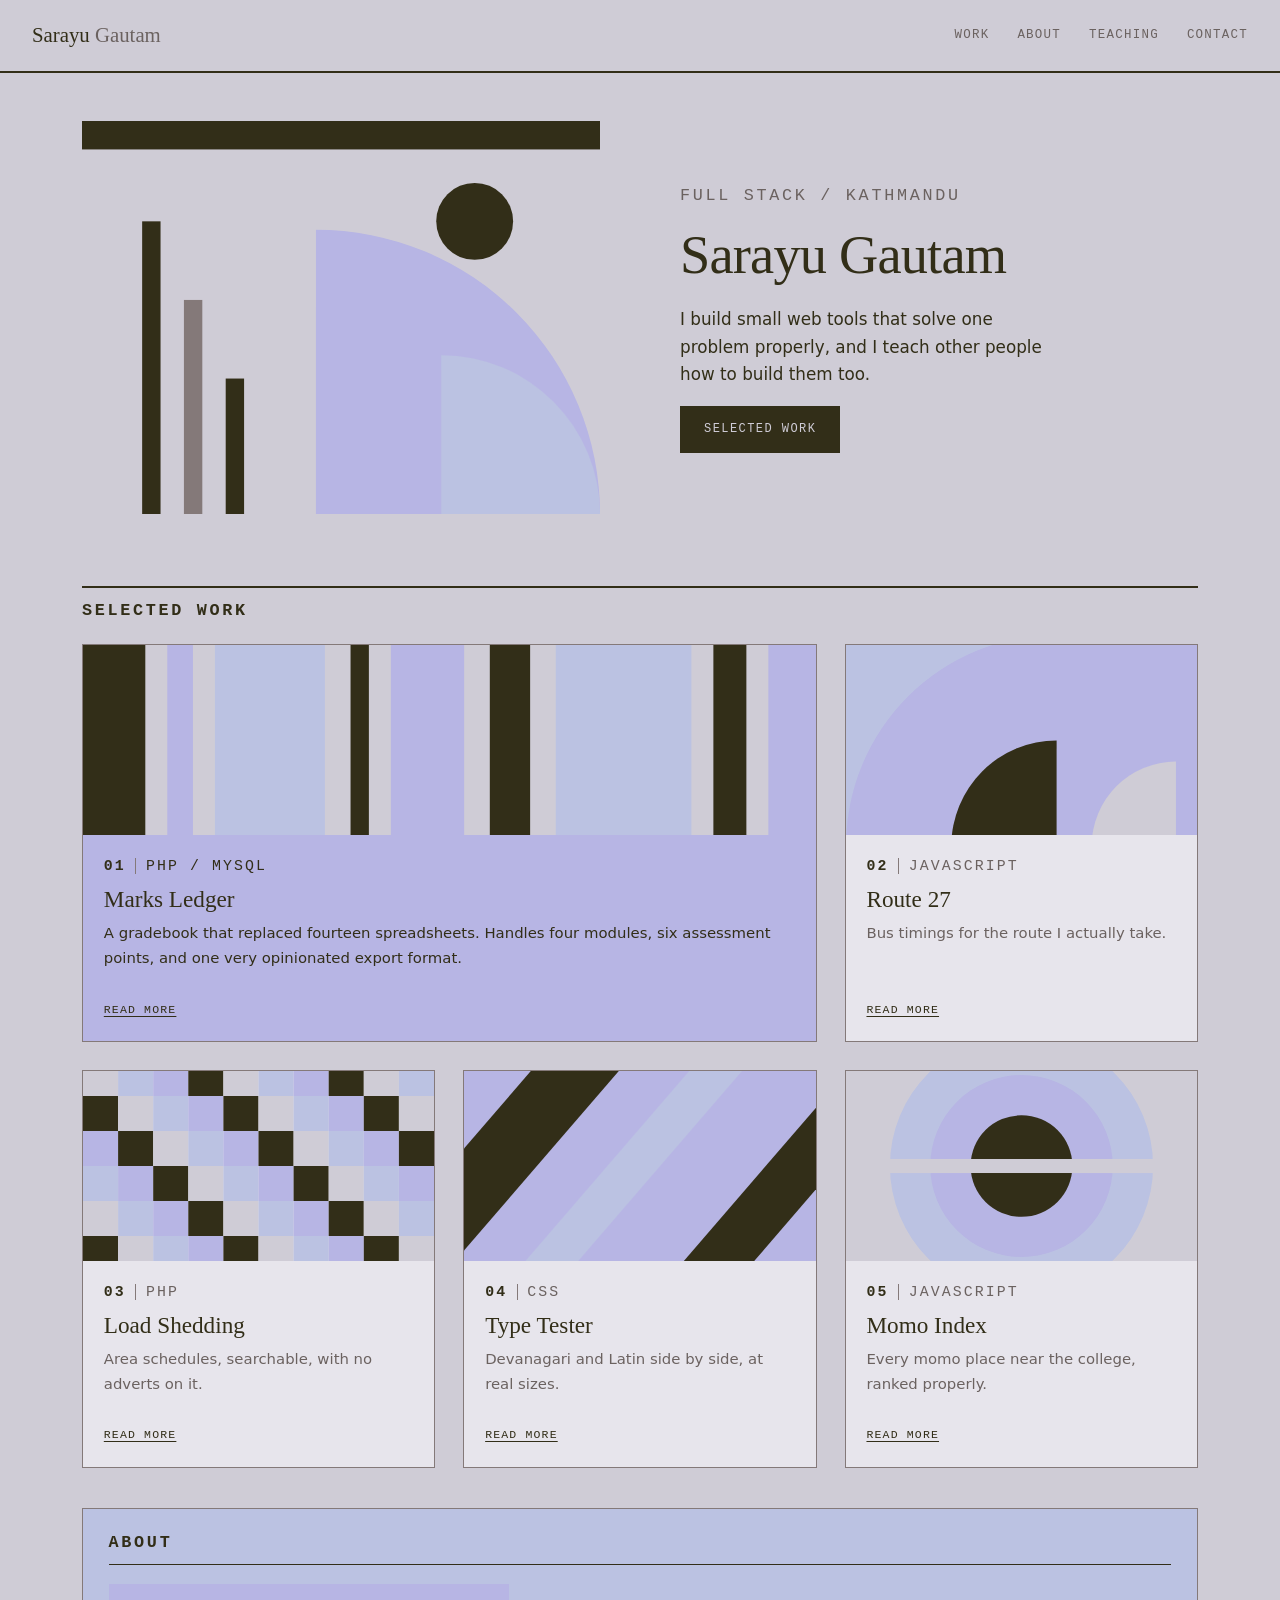
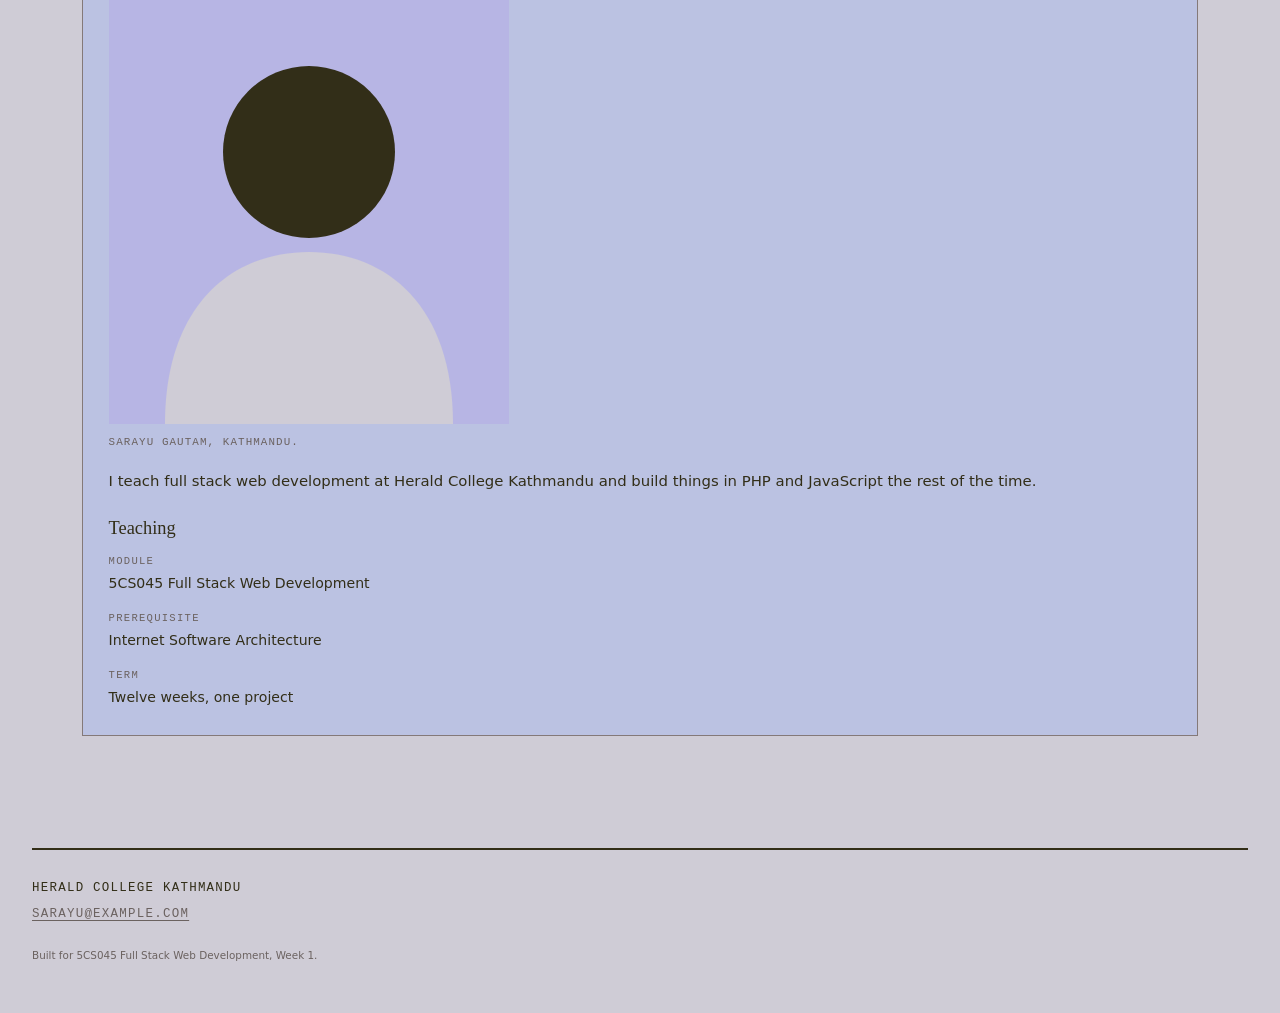
<file: portfolio-starter/index.html>
<!DOCTYPE html>
<html lang="en">
<head>
  <meta charset="UTF-8">

  <!-- EXERCISE 10 -->
  <meta name="viewport" content="width=device-width, initial-scale=1.0">

  <title>Sarayu Gautam</title>
  <link rel="stylesheet" href="style.css">
</head>
<body>

  <header class="site-header">
    <nav>

      <a href="#" class="logo">Sarayu <span>Gautam</span></a>

      <ul class="nav-links">
        <li><a href="#work">Work</a></li>
        <li><a href="#about">About</a></li>
        <li><a href="#teaching">Teaching</a></li>
        <li><a href="#contact">Contact</a></li>
      </ul>
    </nav>
  </header>

  <main>

    <div class="content">

      <section class="hero">
        <img src="images/hero.svg" alt="Abstract geometric composition">
        <div class="hero-text">
          <p class="eyebrow">Full stack / Kathmandu</p>
          <h1>Sarayu Gautam</h1>
          <p>I build small web tools that solve one problem properly, and
             I teach other people how to build them too.</p>
          <a href="#work" class="button">Selected work</a>
        </div>
      </section>

      <section class="gallery-section" id="work">
        <h2>Selected work</h2>

        <div class="gallery">

          <article class="card feature">
            <img src="images/card-1.svg" alt="">
            <div class="card-body">
              <p class="card-meta"><span>01</span>PHP / MySQL</p>
              <h3>Marks Ledger</h3>
              <p>A gradebook that replaced fourteen spreadsheets. Handles
                 four modules, six assessment points, and one very
                 opinionated export format.</p>
              <a href="#" class="card-link">Read more</a>
            </div>
          </article>

          <article class="card">
            <img src="images/card-2.svg" alt="">
            <div class="card-body">
              <p class="card-meta"><span>02</span>JavaScript</p>
              <h3>Route 27</h3>
              <p>Bus timings for the route I actually take.</p>
              <a href="#" class="card-link">Read more</a>
            </div>
          </article>

          <article class="card">
            <img src="images/card-3.svg" alt="">
            <div class="card-body">
              <p class="card-meta"><span>03</span>PHP</p>
              <h3>Load Shedding</h3>
              <p>Area schedules, searchable, with no adverts on it.</p>
              <a href="#" class="card-link">Read more</a>
            </div>
          </article>

          <article class="card">
            <img src="images/card-4.svg" alt="">
            <div class="card-body">
              <p class="card-meta"><span>04</span>CSS</p>
              <h3>Type Tester</h3>
              <p>Devanagari and Latin side by side, at real sizes.</p>
              <a href="#" class="card-link">Read more</a>
            </div>
          </article>

          <article class="card">
            <img src="images/card-5.svg" alt="">
            <div class="card-body">
              <p class="card-meta"><span>05</span>JavaScript</p>
              <h3>Momo Index</h3>
              <p>Every momo place near the college, ranked properly.</p>
              <a href="#" class="card-link">Read more</a>
            </div>
          </article>

        </div>
      </section>

    </div>

    <aside id="about">
      <h2>About</h2>

      <figure>
        <img src="images/profile.svg" alt="Abstract portrait mark">
        <figcaption>Sarayu Gautam, Kathmandu.</figcaption>
      </figure>

      <p>I teach full stack web development at Herald College Kathmandu
         and build things in PHP and JavaScript the rest of the time.</p>

      <h3 id="teaching">Teaching</h3>
      <dl class="meta-list">
        <dt>Module</dt>
        <dd>5CS045 Full Stack Web Development</dd>
        <dt>Prerequisite</dt>
        <dd>Internet Software Architecture</dd>
        <dt>Term</dt>
        <dd>Twelve weeks, one project</dd>
      </dl>
    </aside>

  </main>

  <footer id="contact">
    <p>Herald College Kathmandu</p>
    <p class="footer-mail"><a href="#">sarayu@example.com</a></p>
    <small>Built for 5CS045 Full Stack Web Development, Week 1.</small>
  </footer>

</body>
</html>
</file>
<file: portfolio-starter/style.css>
/* 5CS045 Week 1 Tutorial. Edit section B and section C only. */


/* SECTION A: GIVEN. DO NOT EDIT. */

:root {
  --ink:        #322E18;
  --stone:      #847979;
  --stone-text: #6B6260;
  --ground:     #CFCCD6;
  --surface:    #E7E5EC;
  --periwinkle: #BBC2E2;
  --lavender:   #B7B5E4;

  --serif: Georgia, "Iowan Old Style", "Times New Roman", serif;
  --mono:  ui-monospace, SFMono-Regular, Menlo, Consolas, monospace;
  --sans:  system-ui, "Segoe UI", Roboto, Helvetica, Arial, sans-serif;
}

*, *::before, *::after { box-sizing: border-box; }

body {
  margin: 0;
  padding: 0;
  font-family: var(--sans);
  font-size: 16px;
  line-height: 1.65;
  color: var(--ink);
  background: var(--ground);
}

img { max-width: 100%; display: block; }

h1, h2, h3 {
  font-family: var(--serif);
  font-weight: 400;
  line-height: 1.08;
  margin: 0 0 0.4em;
}
h1 { font-size: 3.4rem; letter-spacing: -0.015em; }
h2 { font-size: 1.05rem; font-family: var(--mono); text-transform: uppercase;
     letter-spacing: 0.16em; font-weight: 600; }
h3 { font-size: 1.45rem; }
p  { margin: 0 0 1em; }

a { color: var(--ink); text-underline-offset: 3px; }

.site-header {
  border-bottom: 2px solid var(--ink);
  padding: 0 2rem;
}

.logo {
  font-family: var(--serif);
  font-size: 1.3rem;
  text-decoration: none;
  padding: 1.15rem 0;
}
.logo span { color: var(--stone-text); }

.nav-links a {
  font-family: var(--mono);
  font-size: 0.78rem;
  text-transform: uppercase;
  letter-spacing: 0.1em;
  text-decoration: none;
  color: var(--stone-text);
  padding: 1.15rem 0;
  display: inline-block;
}
.nav-links a:hover { color: var(--ink); text-decoration: underline; }

main { padding: 3rem 2rem; max-width: 1180px; margin: 0 auto; }

.eyebrow {
  font-family: var(--mono);
  text-transform: uppercase;
  letter-spacing: 0.16em;
  font-size: 0.72rem;
  color: var(--stone-text);
  margin-bottom: 1rem;
}

.hero-text p { max-width: 34ch; font-size: 1.05rem; }
.hero img  { flex: 1; min-width: 0; }
.hero-text { flex: 1; min-width: 0; }

.button {
  display: inline-block;
  background: var(--ink);
  color: var(--ground);
  font-family: var(--mono);
  font-size: 0.75rem;
  text-transform: uppercase;
  letter-spacing: 0.12em;
  text-decoration: none;
  padding: 0.85rem 1.5rem;
}
.button:hover { background: var(--stone-text); }

.gallery-section { margin-top: 4.5rem; }
.gallery-section h2 { border-top: 2px solid var(--ink); padding-top: 0.9rem;
                      margin-bottom: 1.5rem; }

.card img { height: 190px; object-fit: cover; width: 100%; }

.card {
  background: var(--surface);
  border: 1px solid var(--stone);
  display: flex;
  flex-direction: column;
}
.card-body {
  padding: 1.2rem 1.3rem 1.4rem;
  display: flex;
  flex-direction: column;
  flex-grow: 1;
}
.card-body p { color: var(--stone-text); font-size: 0.93rem; }
.card-meta {
  font-family: var(--mono);
  font-size: 0.68rem;
  text-transform: uppercase;
  letter-spacing: 0.14em;
  color: var(--stone-text);
  margin-bottom: 0.5rem;
}
.card-meta span {
  color: var(--ink);
  font-weight: 600;
  border-right: 1px solid var(--stone);
  padding-right: 0.6rem;
  margin-right: 0.6rem;
}
.card-link {
  margin-top: auto;
  font-family: var(--mono);
  font-size: 0.72rem;
  text-transform: uppercase;
  letter-spacing: 0.1em;
  padding-top: 0.9rem;
}
.feature { background: var(--lavender); }
.feature .card-body p { color: var(--ink); }
.feature .card-meta   { color: var(--ink); }

aside {
  background: var(--periwinkle);
  border: 1px solid var(--stone);
  padding: 1.6rem;
  align-self: start;
}
aside h2 { border-bottom: 1px solid var(--ink); padding-bottom: 0.7rem;
           margin-bottom: 1.2rem; }
aside figure { margin: 0 0 1.1rem; }
aside figcaption {
  font-family: var(--mono);
  font-size: 0.68rem;
  text-transform: uppercase;
  letter-spacing: 0.1em;
  color: var(--stone-text);
  margin-top: 0.6rem;
}
aside p { font-size: 0.93rem; }
aside h3 { font-size: 1.15rem; margin-top: 1.6rem; }

.meta-list { margin: 0; font-size: 0.88rem; }
.meta-list dt {
  font-family: var(--mono);
  font-size: 0.66rem;
  text-transform: uppercase;
  letter-spacing: 0.12em;
  color: var(--stone-text);
  margin-top: 0.9rem;
}
.meta-list dd { margin: 0.1rem 0 0; }

footer {
  border-top: 2px solid var(--ink);
  margin: 4rem 2rem 0;
  padding: 1.8rem 0 3rem;
  font-family: var(--mono);
  font-size: 0.78rem;
  text-transform: uppercase;
  letter-spacing: 0.1em;
}
footer p { margin: 0 0 0.35rem; }
.footer-mail a { color: var(--stone-text); }
footer small {
  display: block;
  margin-top: 1.4rem;
  text-transform: none;
  letter-spacing: 0;
  font-family: var(--sans);
  color: var(--stone-text);
}


/* SECTION B: YOUR WORK */

/* EXERCISE 1 */
nav {
  display: flex;
  /* 1a */ justify-content: space-between;


  /* 1b */ align-items: center;
}

/* EXERCISE 2 */
.nav-links {
  list-style: none;
  padding: 0;
  margin: 0;
  /* 2a */ display: flex;
  gap: 1.75rem;
}

/* EXERCISE 3 */
.hero {
  /* 3a */ display: flex;
  /* 3b */ align-items: center;
  /* 3c */ gap: 5rem;
}

/* EXERCISE 5 */
.gallery {
  display: grid;
  /* 5a */ grid-template-columns: repeat(3, 1fr);
  /* 5b */ gap: 1.75rem;
}

/* EXERCISE 7 */
.feature {
  /* 7a */ grid-column: span 2/3;
}

/* EXERCISE 8 */
main {
  display: grid;
  /* 8a */ grid-template-columns: 2, 1fr;
  gap: 2.5rem;
}


/* SECTION C: RESPONSIVE */

/* EXERCISE 11 */
@media (max-width: 768px) {

  main {
    /* 11a */ grid-template-columns: repeat(2, 1fr);
  }

  .gallery {
    /* 11b */ grid-template-columns: repeat(2, 3fr);
  }

  .feature {
    grid-column: span 2;
  }
}

@media (max-width: 480px) {

  .gallery {
    /* 11c */ grid-template-columns: ________;
  }

  .feature {
    grid-column: span 1;
  }

  nav {
    /* 11d */ flex-direction: center;
    gap: 0.5rem;
    padding-bottom: 0.75rem;
  }

  .hero {
    /* 11e */ flex-direction: ________;
  }

  h1 { font-size: 1.9rem; }
  main { padding: 1.5rem 1rem; }
  .site-header { padding: 0 1rem; }
}
</file>
